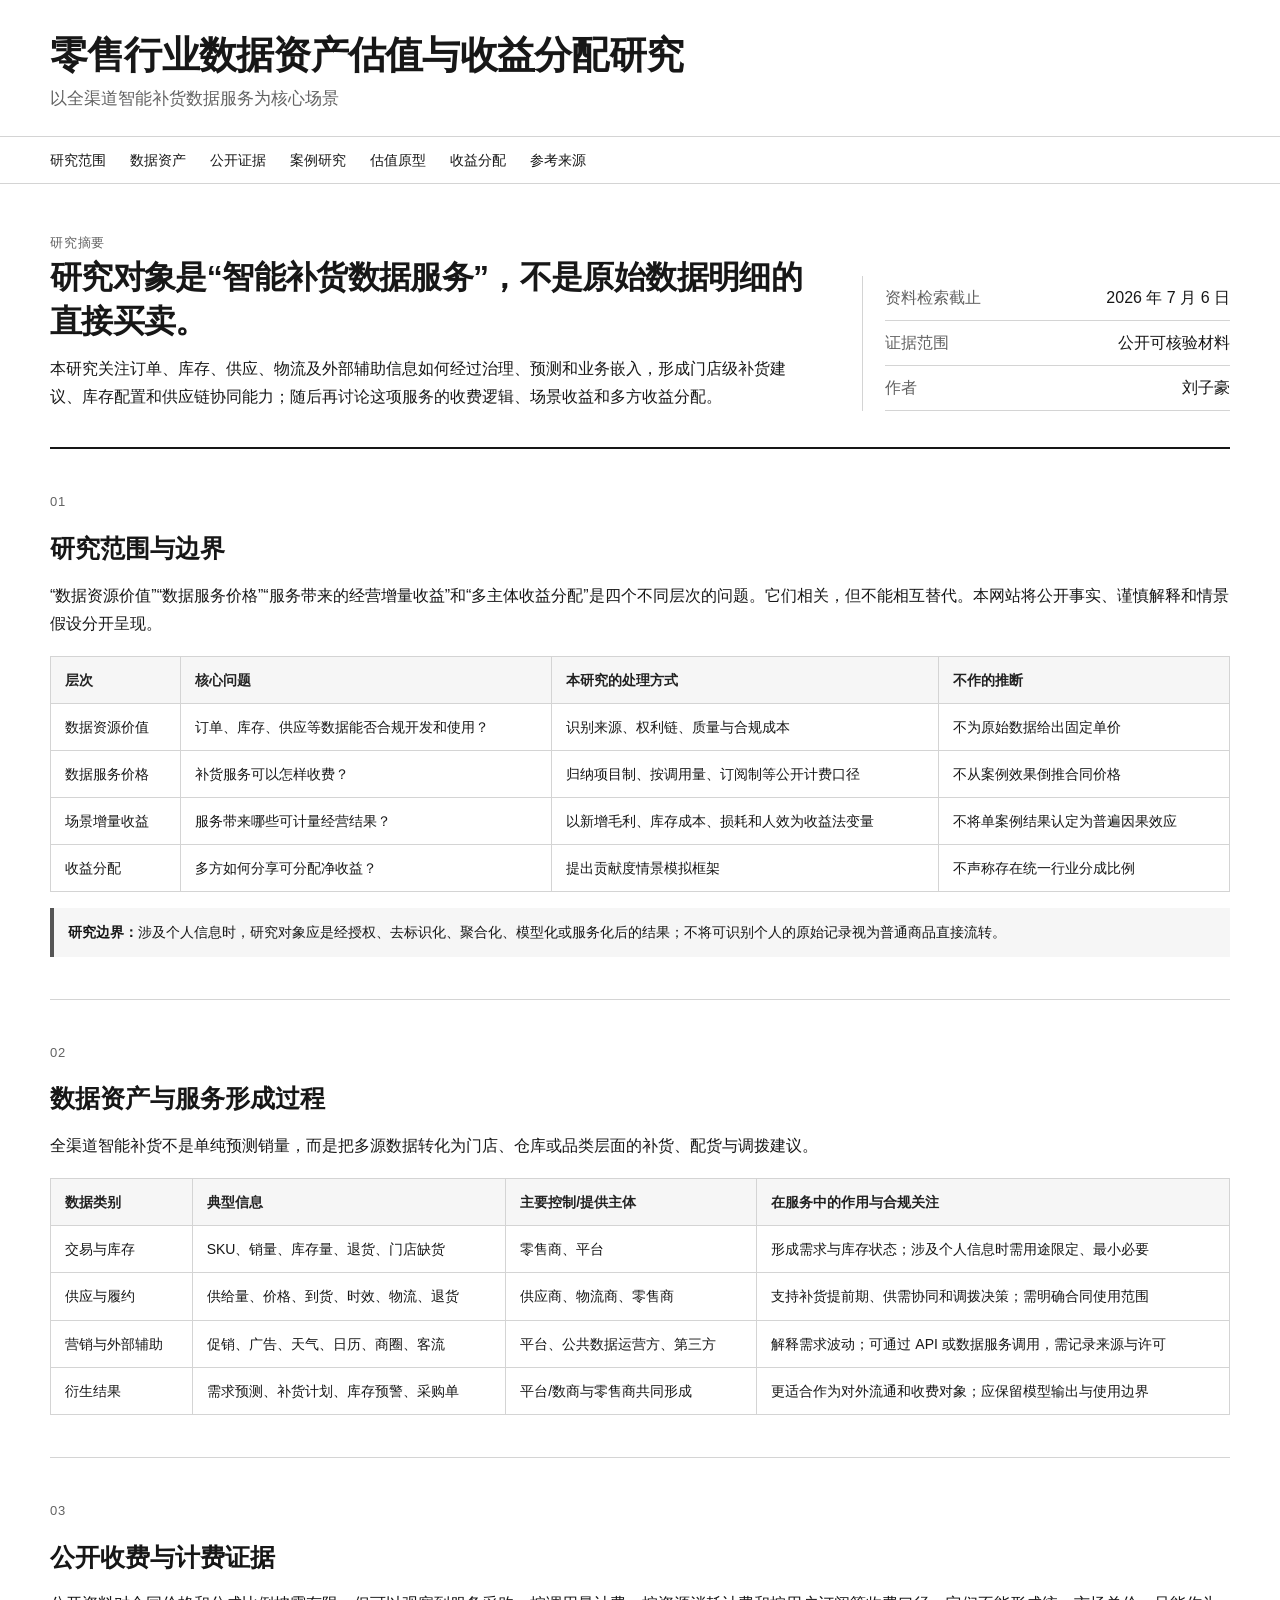
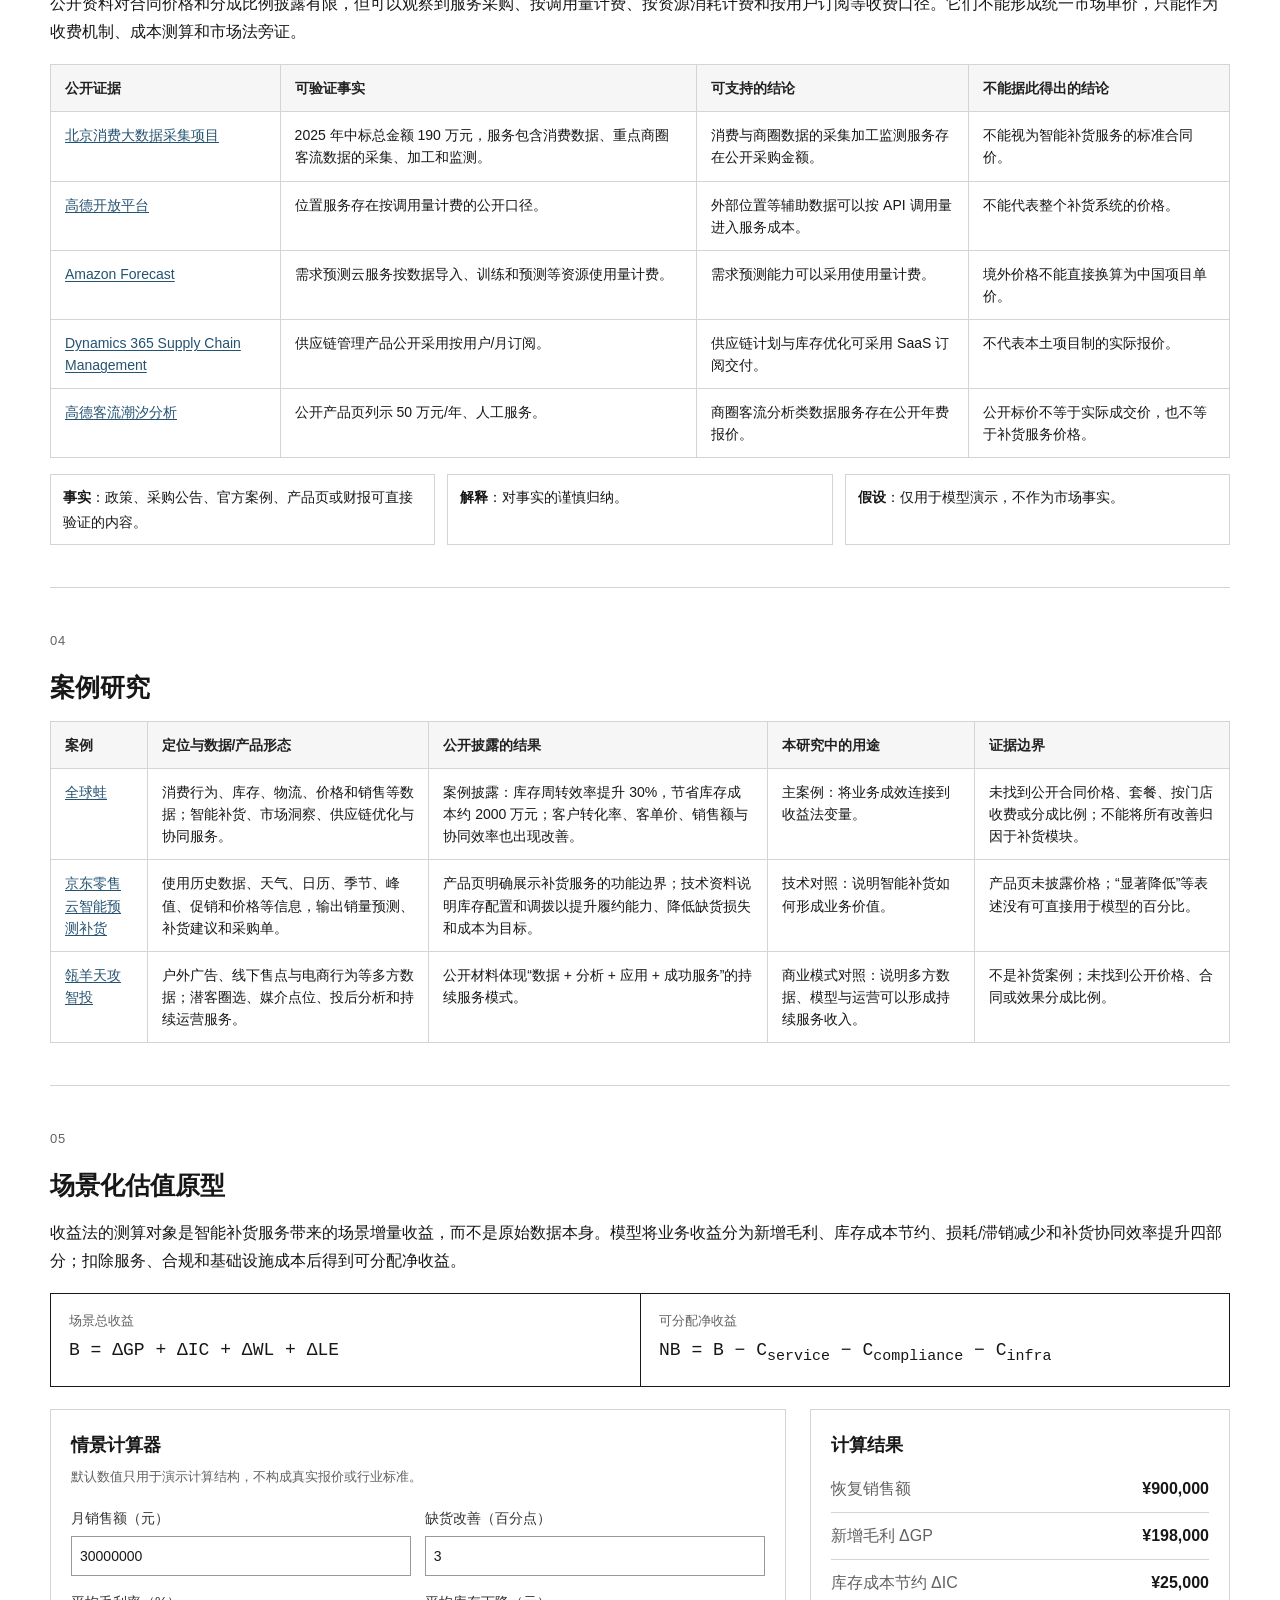
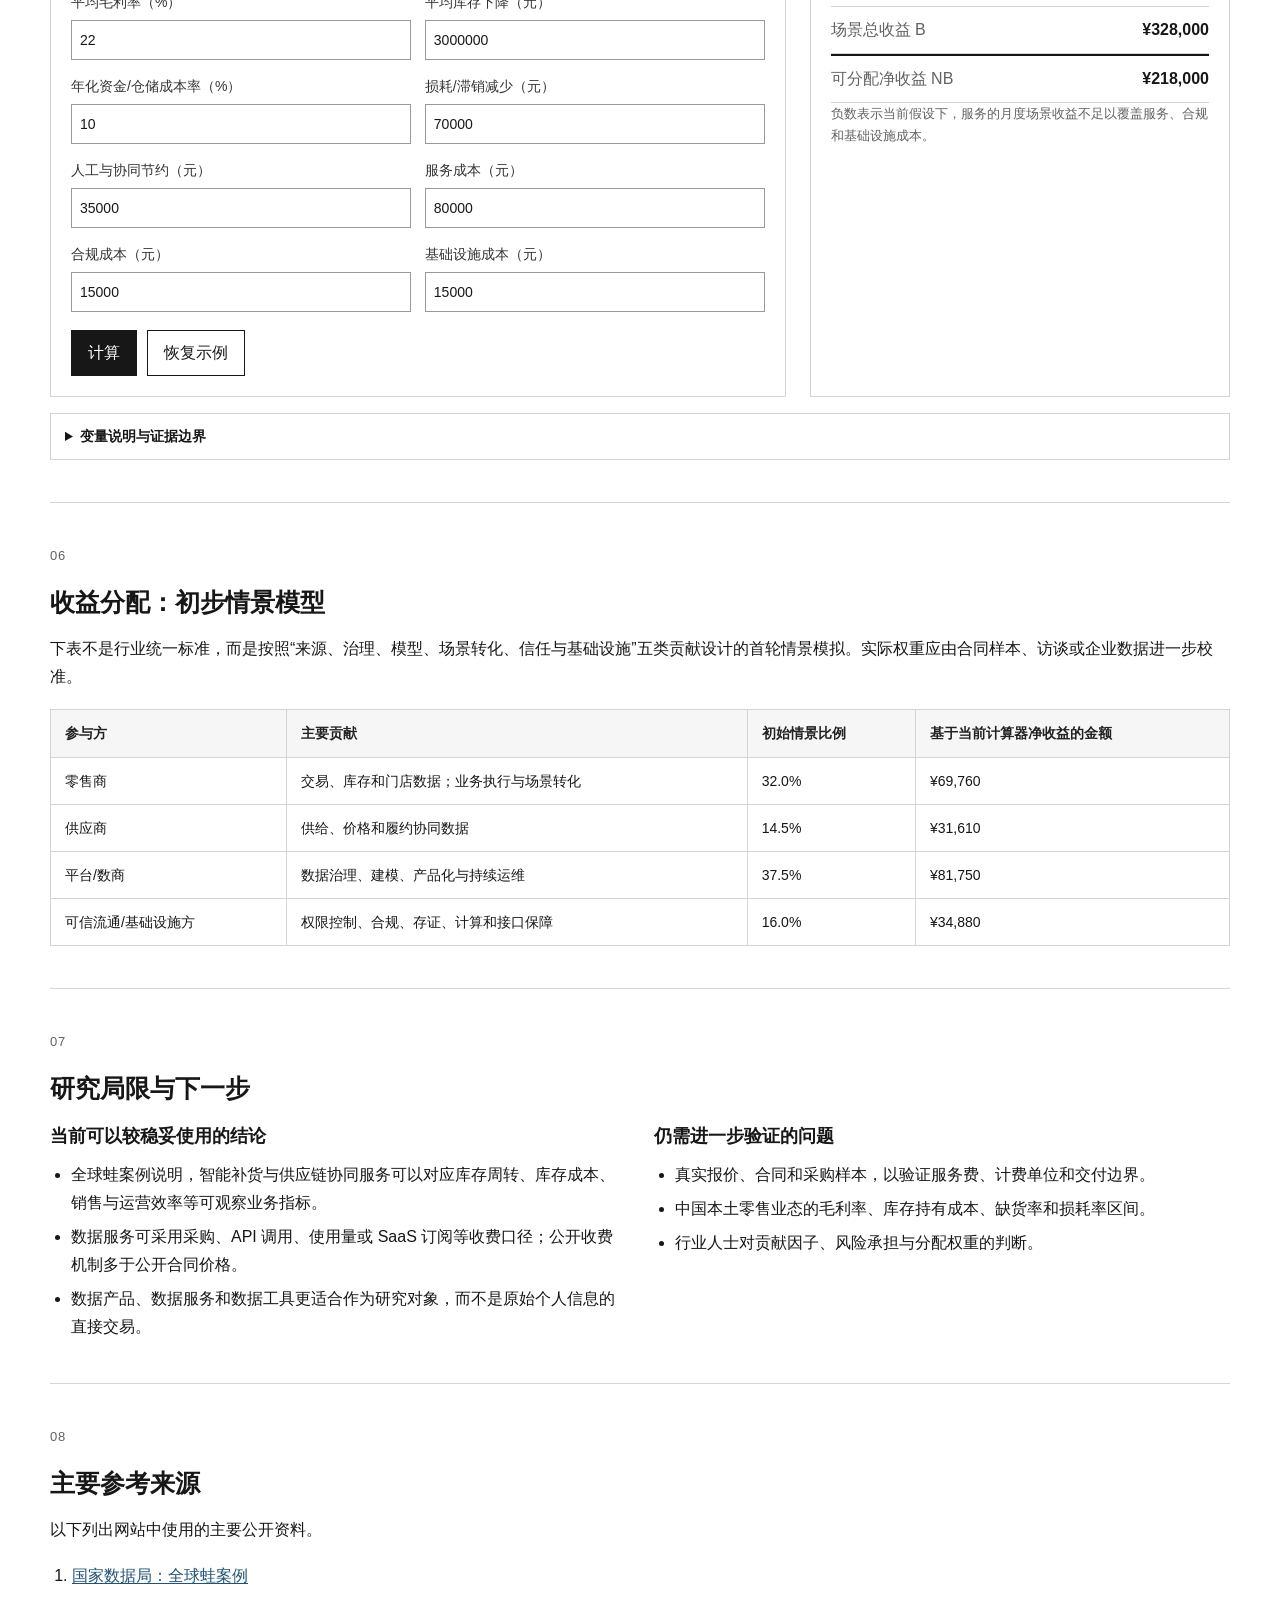
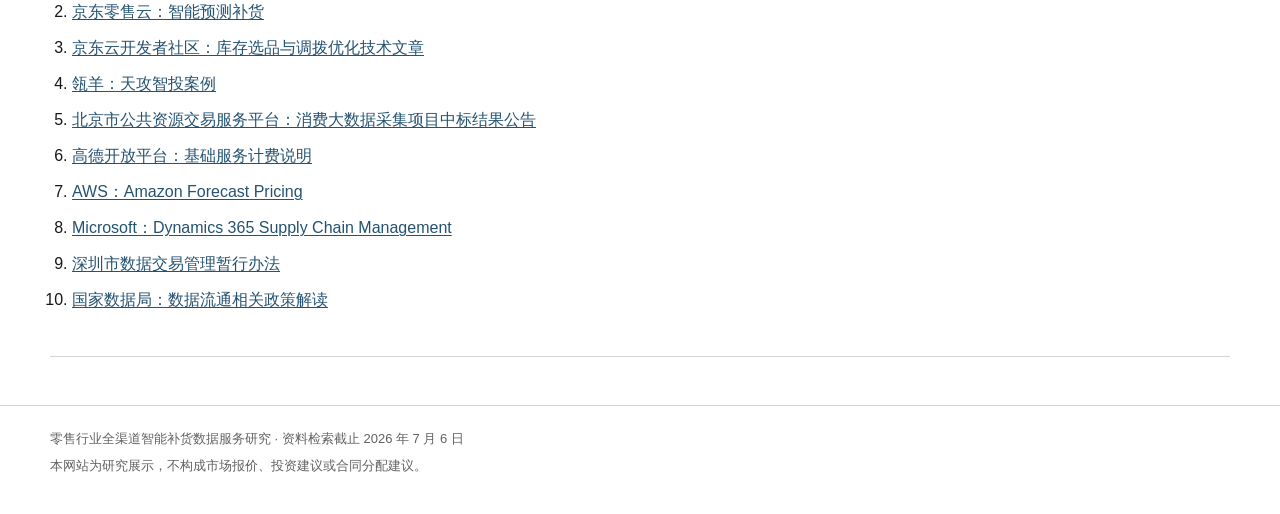
<file: index.html>
<!doctype html>
<html lang="zh-CN">
<head>
  <meta charset="utf-8" />
  <meta name="viewport" content="width=device-width, initial-scale=1" />
  <meta name="description" content="零售行业全渠道智能补货数据服务的场景化价值、收费逻辑与收益分配研究。" />
  <title>零售行业数据资产估值与收益分配研究</title>
  <link rel="stylesheet" href="styles.css" />
</head>
<body>
  <a class="skip-link" href="#main">跳到正文</a>

  <header class="site-header">
    <div class="wrap header-inner">
      <div>
        <h1>零售行业数据资产估值与收益分配研究</h1>
        <p class="subtitle">以全渠道智能补货数据服务为核心场景</p>
      </div>
      <button class="menu-button" id="menuButton" aria-expanded="false" aria-controls="siteNav">目录</button>
    </div>
    <nav class="site-nav" id="siteNav" aria-label="页面目录">
      <div class="wrap nav-inner">
        <a href="#scope">研究范围</a>
        <a href="#assets">数据资产</a>
        <a href="#evidence">公开证据</a>
        <a href="#cases">案例研究</a>
        <a href="#valuation">估值原型</a>
        <a href="#sharing">收益分配</a>
        <a href="#sources">参考来源</a>
      </div>
    </nav>
  </header>

  <main id="main" class="wrap">
    <section class="intro" aria-labelledby="intro-title">
      <div class="intro-main">
        <p class="section-kicker">研究摘要</p>
        <h2 id="intro-title">研究对象是“智能补货数据服务”，不是原始数据明细的直接买卖。</h2>
        <p>
          本研究关注订单、库存、供应、物流及外部辅助信息如何经过治理、预测和业务嵌入，形成门店级补货建议、库存配置和供应链协同能力；随后再讨论这项服务的收费逻辑、场景收益和多方收益分配。
        </p>
      </div>
      <aside class="facts" aria-label="研究信息">
        <dl>
          <div><dt>资料检索截止</dt><dd>2026 年 7 月 6 日</dd></div>
          <div><dt>证据范围</dt><dd>公开可核验材料</dd></div>
          <div><dt>作者</dt><dd>刘子豪</dd></div>
        </dl>
      </aside>
    </section>

    <section id="scope" class="section">
      <header class="section-header">
        <p class="section-kicker">01</p>
        <h2>研究范围与边界</h2>
      </header>
      <p>
        “数据资源价值”“数据服务价格”“服务带来的经营增量收益”和“多主体收益分配”是四个不同层次的问题。它们相关，但不能相互替代。本网站将公开事实、谨慎解释和情景假设分开呈现。
      </p>
      <div class="table-scroll">
        <table>
          <thead>
            <tr>
              <th>层次</th>
              <th>核心问题</th>
              <th>本研究的处理方式</th>
              <th>不作的推断</th>
            </tr>
          </thead>
          <tbody>
            <tr>
              <td>数据资源价值</td>
              <td>订单、库存、供应等数据能否合规开发和使用？</td>
              <td>识别来源、权利链、质量与合规成本</td>
              <td>不为原始数据给出固定单价</td>
            </tr>
            <tr>
              <td>数据服务价格</td>
              <td>补货服务可以怎样收费？</td>
              <td>归纳项目制、按调用量、订阅制等公开计费口径</td>
              <td>不从案例效果倒推合同价格</td>
            </tr>
            <tr>
              <td>场景增量收益</td>
              <td>服务带来哪些可计量经营结果？</td>
              <td>以新增毛利、库存成本、损耗和人效为收益法变量</td>
              <td>不将单案例结果认定为普遍因果效应</td>
            </tr>
            <tr>
              <td>收益分配</td>
              <td>多方如何分享可分配净收益？</td>
              <td>提出贡献度情景模拟框架</td>
              <td>不声称存在统一行业分成比例</td>
            </tr>
          </tbody>
        </table>
      </div>
      <div class="note">
        <strong>研究边界：</strong>涉及个人信息时，研究对象应是经授权、去标识化、聚合化、模型化或服务化后的结果；不将可识别个人的原始记录视为普通商品直接流转。
      </div>
    </section>

    <section id="assets" class="section">
      <header class="section-header">
        <p class="section-kicker">02</p>
        <h2>数据资产与服务形成过程</h2>
      </header>
      <p>
        全渠道智能补货不是单纯预测销量，而是把多源数据转化为门店、仓库或品类层面的补货、配货与调拨建议。
      </p>
      <div class="table-scroll">
        <table>
          <thead>
            <tr>
              <th>数据类别</th>
              <th>典型信息</th>
              <th>主要控制/提供主体</th>
              <th>在服务中的作用与合规关注</th>
            </tr>
          </thead>
          <tbody>
            <tr>
              <td>交易与库存</td>
              <td>SKU、销量、库存量、退货、门店缺货</td>
              <td>零售商、平台</td>
              <td>形成需求与库存状态；涉及个人信息时需用途限定、最小必要</td>
            </tr>
            <tr>
              <td>供应与履约</td>
              <td>供给量、价格、到货、时效、物流、退货</td>
              <td>供应商、物流商、零售商</td>
              <td>支持补货提前期、供需协同和调拨决策；需明确合同使用范围</td>
            </tr>
            <tr>
              <td>营销与外部辅助</td>
              <td>促销、广告、天气、日历、商圈、客流</td>
              <td>平台、公共数据运营方、第三方</td>
              <td>解释需求波动；可通过 API 或数据服务调用，需记录来源与许可</td>
            </tr>
            <tr>
              <td>衍生结果</td>
              <td>需求预测、补货计划、库存预警、采购单</td>
              <td>平台/数商与零售商共同形成</td>
              <td>更适合作为对外流通和收费对象；应保留模型输出与使用边界</td>
            </tr>
          </tbody>
        </table>
      </div>
    </section>

    <section id="evidence" class="section">
      <header class="section-header">
        <p class="section-kicker">03</p>
        <h2>公开收费与计费证据</h2>
      </header>
      <p>
        公开资料对合同价格和分成比例披露有限，但可以观察到服务采购、按调用量计费、按资源消耗计费和按用户订阅等收费口径。它们不能形成统一市场单价，只能作为收费机制、成本测算和市场法旁证。
      </p>
      <div class="table-scroll">
        <table>
          <thead>
            <tr>
              <th>公开证据</th>
              <th>可验证事实</th>
              <th>可支持的结论</th>
              <th>不能据此得出的结论</th>
            </tr>
          </thead>
          <tbody>
            <tr>
              <td><a href="https://ggzyfw.beijing.gov.cn/jyxxzbjggg/20250606/5137266.html" target="_blank" rel="noopener">北京消费大数据采集项目</a></td>
              <td>2025 年中标总金额 190 万元，服务包含消费数据、重点商圈客流数据的采集、加工和监测。</td>
              <td>消费与商圈数据的采集加工监测服务存在公开采购金额。</td>
              <td>不能视为智能补货服务的标准合同价。</td>
            </tr>
            <tr>
              <td><a href="https://lbs.amap.com/pages/base_service_price" target="_blank" rel="noopener">高德开放平台</a></td>
              <td>位置服务存在按调用量计费的公开口径。</td>
              <td>外部位置等辅助数据可以按 API 调用量进入服务成本。</td>
              <td>不能代表整个补货系统的价格。</td>
            </tr>
            <tr>
              <td><a href="https://aws.amazon.com/forecast/pricing/" target="_blank" rel="noopener">Amazon Forecast</a></td>
              <td>需求预测云服务按数据导入、训练和预测等资源使用量计费。</td>
              <td>需求预测能力可以采用使用量计费。</td>
              <td>境外价格不能直接换算为中国项目单价。</td>
            </tr>
            <tr>
              <td><a href="https://www.microsoft.com/en-us/dynamics-365/products/supply-chain-management" target="_blank" rel="noopener">Dynamics 365 Supply Chain Management</a></td>
              <td>供应链管理产品公开采用按用户/月订阅。</td>
              <td>供应链计划与库存优化可采用 SaaS 订阅交付。</td>
              <td>不代表本土项目制的实际报价。</td>
            </tr>
            <tr>
              <td><a href="https://market.aliyun.com/store/4925914/index.html" target="_blank" rel="noopener">高德客流潮汐分析</a></td>
              <td>公开产品页列示 50 万元/年、人工服务。</td>
              <td>商圈客流分析类数据服务存在公开年费报价。</td>
              <td>公开标价不等于实际成交价，也不等于补货服务价格。</td>
            </tr>
          </tbody>
        </table>
      </div>
      <div class="evidence-legend" aria-label="证据说明">
        <span><b>事实</b>：政策、采购公告、官方案例、产品页或财报可直接验证的内容。</span>
        <span><b>解释</b>：对事实的谨慎归纳。</span>
        <span><b>假设</b>：仅用于模型演示，不作为市场事实。</span>
      </div>
    </section>

    <section id="cases" class="section">
      <header class="section-header">
        <p class="section-kicker">04</p>
        <h2>案例研究</h2>
      </header>
      <div class="table-scroll">
        <table>
          <thead>
            <tr>
              <th>案例</th>
              <th>定位与数据/产品形态</th>
              <th>公开披露的结果</th>
              <th>本研究中的用途</th>
              <th>证据边界</th>
            </tr>
          </thead>
          <tbody>
            <tr>
              <td><a href="https://www.nda.gov.cn/sjj/ywpd/zcgh/0127/20250127125922927502062_pc.html" target="_blank" rel="noopener">全球蛙</a></td>
              <td>消费行为、库存、物流、价格和销售等数据；智能补货、市场洞察、供应链优化与协同服务。</td>
              <td>案例披露：库存周转效率提升 30%，节省库存成本约 2000 万元；客户转化率、客单价、销售额与协同效率也出现改善。</td>
              <td>主案例：将业务成效连接到收益法变量。</td>
              <td>未找到公开合同价格、套餐、按门店收费或分成比例；不能将所有改善归因于补货模块。</td>
            </tr>
            <tr>
              <td><a href="https://m.jdx.com/product/replenishment" target="_blank" rel="noopener">京东零售云智能预测补货</a></td>
              <td>使用历史数据、天气、日历、季节、峰值、促销和价格等信息，输出销量预测、补货建议和采购单。</td>
              <td>产品页明确展示补货服务的功能边界；技术资料说明库存配置和调拨以提升履约能力、降低缺货损失和成本为目标。</td>
              <td>技术对照：说明智能补货如何形成业务价值。</td>
              <td>产品页未披露价格；“显著降低”等表述没有可直接用于模型的百分比。</td>
            </tr>
            <tr>
              <td><a href="https://lydaas.com/case/xxy" target="_blank" rel="noopener">瓴羊天攻智投</a></td>
              <td>户外广告、线下售点与电商行为等多方数据；潜客圈选、媒介点位、投后分析和持续运营服务。</td>
              <td>公开材料体现“数据 + 分析 + 应用 + 成功服务”的持续服务模式。</td>
              <td>商业模式对照：说明多方数据、模型与运营可以形成持续服务收入。</td>
              <td>不是补货案例；未找到公开价格、合同或效果分成比例。</td>
            </tr>
          </tbody>
        </table>
      </div>
    </section>

    <section id="valuation" class="section">
      <header class="section-header">
        <p class="section-kicker">05</p>
        <h2>场景化估值原型</h2>
      </header>
      <p>
        收益法的测算对象是智能补货服务带来的场景增量收益，而不是原始数据本身。模型将业务收益分为新增毛利、库存成本节约、损耗/滞销减少和补货协同效率提升四部分；扣除服务、合规和基础设施成本后得到可分配净收益。
      </p>
      <div class="formula-block" aria-label="估值公式">
        <div><span>场景总收益</span><code>B = ΔGP + ΔIC + ΔWL + ΔLE</code></div>
        <div><span>可分配净收益</span><code>NB = B − C<sub>service</sub> − C<sub>compliance</sub> − C<sub>infra</sub></code></div>
      </div>
      <div class="model-grid">
        <form id="calcForm" class="calculator" novalidate>
          <h3>情景计算器</h3>
          <p class="small">默认数值只用于演示计算结构，不构成真实报价或行业标准。</p>
          <div class="form-grid">
            <label>月销售额（元）<input id="sales" type="number" min="0" step="10000" value="30000000" /></label>
            <label>缺货改善（百分点）<input id="stockout" type="number" min="0" max="100" step="0.1" value="3" /></label>
            <label>平均毛利率（%）<input id="margin" type="number" min="0" max="100" step="0.1" value="22" /></label>
            <label>平均库存下降（元）<input id="inventory" type="number" min="0" step="10000" value="3000000" /></label>
            <label>年化资金/仓储成本率（%）<input id="carry" type="number" min="0" max="100" step="0.1" value="10" /></label>
            <label>损耗/滞销减少（元）<input id="waste" type="number" min="0" step="1000" value="70000" /></label>
            <label>人工与协同节约（元）<input id="labor" type="number" min="0" step="1000" value="35000" /></label>
            <label>服务成本（元）<input id="service" type="number" min="0" step="1000" value="80000" /></label>
            <label>合规成本（元）<input id="compliance" type="number" min="0" step="1000" value="15000" /></label>
            <label>基础设施成本（元）<input id="infra" type="number" min="0" step="1000" value="15000" /></label>
          </div>
          <div class="button-row">
            <button type="submit">计算</button>
            <button type="button" id="resetButton" class="button-secondary">恢复示例</button>
          </div>
        </form>
        <aside class="calc-result" aria-live="polite">
          <h3>计算结果</h3>
          <dl>
            <div><dt>恢复销售额</dt><dd id="recoveredSales">—</dd></div>
            <div><dt>新增毛利 ΔGP</dt><dd id="grossProfit">—</dd></div>
            <div><dt>库存成本节约 ΔIC</dt><dd id="inventorySaving">—</dd></div>
            <div><dt>场景总收益 B</dt><dd id="benefit">—</dd></div>
            <div class="total"><dt>可分配净收益 NB</dt><dd id="netBenefit">—</dd></div>
          </dl>
          <p class="small result-note">负数表示当前假设下，服务的月度场景收益不足以覆盖服务、合规和基础设施成本。</p>
        </aside>
      </div>
      <details class="method-note">
        <summary>变量说明与证据边界</summary>
        <ul>
          <li><strong>ΔGP：</strong>缺货改善后恢复的销售额 × 平均毛利率。</li>
          <li><strong>ΔIC：</strong>平均库存下降 × 年化资金/仓储成本率 ÷ 12。</li>
          <li><strong>ΔWL、ΔLE：</strong>分别指损耗/滞销减少和人工/协同效率提升带来的节约。</li>
          <li>全球蛙的库存周转、库存成本、销售和协同效果可用于确定敏感性分析方向，但不能直接作为所有企业的因果系数。</li>
          <li>库存持有成本率没有获得可直接套用的高等级统一行业参数；默认值仅是示例假设。</li>
        </ul>
      </details>
    </section>

    <section id="sharing" class="section">
      <header class="section-header">
        <p class="section-kicker">06</p>
        <h2>收益分配：初步情景模型</h2>
      </header>
      <p>
        下表不是行业统一标准，而是按照“来源、治理、模型、场景转化、信任与基础设施”五类贡献设计的首轮情景模拟。实际权重应由合同样本、访谈或企业数据进一步校准。
      </p>
      <div class="table-scroll">
        <table>
          <thead>
            <tr>
              <th>参与方</th>
              <th>主要贡献</th>
              <th>初始情景比例</th>
              <th>基于当前计算器净收益的金额</th>
            </tr>
          </thead>
          <tbody>
            <tr><td>零售商</td><td>交易、库存和门店数据；业务执行与场景转化</td><td>32.0%</td><td id="retailerShare">—</td></tr>
            <tr><td>供应商</td><td>供给、价格和履约协同数据</td><td>14.5%</td><td id="supplierShare">—</td></tr>
            <tr><td>平台/数商</td><td>数据治理、建模、产品化与持续运维</td><td>37.5%</td><td id="platformShare">—</td></tr>
            <tr><td>可信流通/基础设施方</td><td>权限控制、合规、存证、计算和接口保障</td><td>16.0%</td><td id="infraShare">—</td></tr>
          </tbody>
        </table>
      </div>
    </section>

    <section class="section" id="limitations">
      <header class="section-header">
        <p class="section-kicker">07</p>
        <h2>研究局限与下一步</h2>
      </header>
      <div class="two-column">
        <div>
          <h3>当前可以较稳妥使用的结论</h3>
          <ul>
            <li>全球蛙案例说明，智能补货与供应链协同服务可以对应库存周转、库存成本、销售与运营效率等可观察业务指标。</li>
            <li>数据服务可采用采购、API 调用、使用量或 SaaS 订阅等收费口径；公开收费机制多于公开合同价格。</li>
            <li>数据产品、数据服务和数据工具更适合作为研究对象，而不是原始个人信息的直接交易。</li>
          </ul>
        </div>
        <div>
          <h3>仍需进一步验证的问题</h3>
          <ul>
            <li>真实报价、合同和采购样本，以验证服务费、计费单位和交付边界。</li>
            <li>中国本土零售业态的毛利率、库存持有成本、缺货率和损耗率区间。</li>
            <li>行业人士对贡献因子、风险承担与分配权重的判断。</li>
          </ul>
        </div>
      </div>
    </section>

    <section id="sources" class="section sources">
      <header class="section-header">
        <p class="section-kicker">08</p>
        <h2>主要参考来源</h2>
      </header>
      <p>以下列出网站中使用的主要公开资料。</p>
      <ol class="references">
        <li><a href="https://www.nda.gov.cn/sjj/ywpd/zcgh/0127/20250127125922927502062_pc.html" target="_blank" rel="noopener">国家数据局：全球蛙案例</a></li>
        <li><a href="https://m.jdx.com/product/replenishment" target="_blank" rel="noopener">京东零售云：智能预测补货</a></li>
        <li><a href="https://developer.jdcloud.com/article/4165" target="_blank" rel="noopener">京东云开发者社区：库存选品与调拨优化技术文章</a></li>
        <li><a href="https://lydaas.com/case/xxy" target="_blank" rel="noopener">瓴羊：天攻智投案例</a></li>
        <li><a href="https://ggzyfw.beijing.gov.cn/jyxxzbjggg/20250606/5137266.html" target="_blank" rel="noopener">北京市公共资源交易服务平台：消费大数据采集项目中标结果公告</a></li>
        <li><a href="https://lbs.amap.com/pages/base_service_price" target="_blank" rel="noopener">高德开放平台：基础服务计费说明</a></li>
        <li><a href="https://aws.amazon.com/forecast/pricing/" target="_blank" rel="noopener">AWS：Amazon Forecast Pricing</a></li>
        <li><a href="https://www.microsoft.com/en-us/dynamics-365/products/supply-chain-management" target="_blank" rel="noopener">Microsoft：Dynamics 365 Supply Chain Management</a></li>
        <li><a href="https://fgw.sz.gov.cn/gkmlpt/content/10/10454/post_10454243.html" target="_blank" rel="noopener">深圳市数据交易管理暂行办法</a></li>
        <li><a href="https://www.nda.gov.cn/sjj/zwgk/zjjd/0212/20260212132946250499791_pc.html" target="_blank" rel="noopener">国家数据局：数据流通相关政策解读</a></li>
      </ol>
    </section>
  </main>

  <footer class="site-footer">
    <div class="wrap">
      <p>零售行业全渠道智能补货数据服务研究 · 资料检索截止 2026 年 7 月 6 日</p>
      <p>本网站为研究展示，不构成市场报价、投资建议或合同分配建议。</p>
    </div>
  </footer>

  <script src="app.js"></script>
</body>
</html>
</file>
<file: styles.css>
:root {
  --ink: #171717;
  --muted: #626262;
  --line: #d4d4d4;
  --soft: #f6f6f6;
  --paper: #ffffff;
  --accent: #245271;
  --focus: #0e73a7;
  --wrap: 1180px;
}

* { box-sizing: border-box; }
html { scroll-behavior: smooth; }
body {
  margin: 0;
  background: var(--paper);
  color: var(--ink);
  font-family: -apple-system, BlinkMacSystemFont, "Segoe UI", "Microsoft YaHei", "PingFang SC", Arial, sans-serif;
  font-size: 16px;
  line-height: 1.75;
}

.wrap { width: min(calc(100% - 40px), var(--wrap)); margin: 0 auto; }
a { color: var(--accent); text-decoration: underline; text-underline-offset: 2px; }
a:hover { color: var(--ink); }
a:focus-visible, button:focus-visible, input:focus-visible, summary:focus-visible { outline: 3px solid var(--focus); outline-offset: 3px; }

.skip-link { position: absolute; left: -999px; top: 8px; background: #fff; color: #000; padding: 6px 10px; border: 1px solid #000; z-index: 30; }
.skip-link:focus { left: 8px; }

.site-header { border-bottom: 1px solid var(--line); background: #fff; }
.header-inner { padding: 32px 0 22px; display: flex; align-items: flex-start; justify-content: space-between; gap: 24px; }
.eyebrow, .section-kicker { margin: 0 0 4px; color: var(--muted); font-size: 13px; letter-spacing: .06em; }
h1 { margin: 0; font-size: clamp(26px, 4vw, 38px); line-height: 1.22; letter-spacing: -0.02em; font-weight: 700; }
.subtitle { margin: 6px 0 0; color: var(--muted); font-size: 17px; }
.menu-button { display: none; font: inherit; border: 1px solid var(--ink); background: #fff; padding: 5px 12px; cursor: pointer; }

.site-nav { border-top: 1px solid var(--line); background: #fff; }
.nav-inner { min-height: 46px; display: flex; align-items: center; gap: 24px; overflow-x: auto; white-space: nowrap; }
.site-nav a { color: var(--ink); text-decoration: none; font-size: 14px; }
.site-nav a:hover { text-decoration: underline; }

main { padding-bottom: 48px; }
.intro { padding: 48px 0 36px; display: grid; grid-template-columns: minmax(0, 1.65fr) minmax(260px, .8fr); gap: 52px; border-bottom: 2px solid var(--ink); }
.intro h2 { margin: 0 0 12px; line-height: 1.38; font-size: clamp(24px, 3vw, 32px); letter-spacing: -.02em; }
.intro p { margin: 0; }
.facts { align-self: end; border-left: 1px solid var(--line); padding-left: 22px; }
dl { margin: 0; }
.facts dl > div { display: flex; justify-content: space-between; gap: 18px; padding: 8px 0; border-bottom: 1px solid var(--line); }
dt { color: var(--muted); }
dd { margin: 0; text-align: right; }

.section { padding: 42px 0; border-bottom: 1px solid var(--line); }
.section-header { margin-bottom: 16px; }
.section-header h2 { margin: 0; font-size: 25px; line-height: 1.35; }
.section p { margin: 0 0 18px; }
.section h3 { margin: 0 0 8px; font-size: 18px; }

.table-scroll { overflow-x: auto; border: 1px solid var(--line); background: #fff; }
table { width: 100%; min-width: 760px; border-collapse: collapse; font-size: 14px; line-height: 1.58; }
th, td { padding: 12px 14px; vertical-align: top; text-align: left; border-right: 1px solid var(--line); border-bottom: 1px solid var(--line); }
th:last-child, td:last-child { border-right: 0; }
thead th { background: var(--soft); color: #222; font-weight: 650; }
tbody tr:last-child td { border-bottom: 0; }

.note { margin-top: 16px; padding: 12px 14px; border-left: 4px solid #555; background: var(--soft); font-size: 14px; }
.evidence-legend { margin-top: 16px; display: grid; grid-template-columns: repeat(3, minmax(0, 1fr)); gap: 12px; font-size: 14px; }
.evidence-legend span { border: 1px solid var(--line); padding: 10px 12px; }

.formula-block { margin: 18px 0 22px; border: 1px solid var(--ink); display: grid; grid-template-columns: 1fr 1fr; }
.formula-block div { padding: 16px 18px; }
.formula-block div + div { border-left: 1px solid var(--ink); }
.formula-block span { display: block; color: var(--muted); font-size: 13px; margin-bottom: 3px; }
.formula-block code { font-family: ui-monospace, SFMono-Regular, Menlo, Consolas, monospace; color: var(--ink); font-size: 18px; }
.model-grid { display: grid; grid-template-columns: minmax(0, 1.4fr) minmax(290px, .8fr); gap: 24px; align-items: stretch; }
.calculator, .calc-result { border: 1px solid var(--line); padding: 20px; background: #fff; }
.calculator h3, .calc-result h3 { margin-bottom: 4px; }
.small { color: var(--muted); font-size: 13px; }
.form-grid { display: grid; grid-template-columns: repeat(2, minmax(0, 1fr)); gap: 14px; margin-top: 16px; }
label { display: grid; gap: 5px; color: #333; font-size: 14px; }
input { width: 100%; font: inherit; color: var(--ink); background: #fff; border: 1px solid #999; border-radius: 0; padding: 7px 8px; }
.button-row { display: flex; gap: 10px; margin-top: 18px; }
button { font: inherit; border: 1px solid var(--ink); background: var(--ink); color: #fff; padding: 8px 16px; cursor: pointer; }
button:hover { background: #3c3c3c; }
.button-secondary { background: #fff; color: var(--ink); }
.button-secondary:hover { background: var(--soft); }
.calc-result dl > div { display: flex; justify-content: space-between; gap: 14px; padding: 9px 0; border-bottom: 1px solid var(--line); }
.calc-result dd { font-variant-numeric: tabular-nums; font-weight: 650; }
.calc-result .total { border-top: 2px solid var(--ink); }
.result-note { margin: 12px 0 0; }
.method-note { margin-top: 16px; border: 1px solid var(--line); padding: 10px 14px; font-size: 14px; }
.method-note summary { cursor: pointer; font-weight: 600; }
.method-note ul { margin: 10px 0 0; padding-left: 20px; }

.two-column { display: grid; grid-template-columns: 1fr 1fr; gap: 28px; }
ul { margin: 8px 0 0; padding-left: 21px; }
li + li { margin-top: 6px; }
.references { margin: 0; padding-left: 22px; }
.references li + li { margin-top: 8px; }

.site-footer { border-top: 1px solid var(--line); padding: 22px 0 36px; color: var(--muted); font-size: 13px; }
.site-footer p { margin: 0; }
.site-footer p + p { margin-top: 4px; }

@media (max-width: 760px) {
  .wrap { width: min(calc(100% - 28px), var(--wrap)); }
  .header-inner { padding: 22px 0 16px; }
  .menu-button { display: inline-block; }
  .site-nav { display: none; }
  .site-nav.is-open { display: block; }
  .nav-inner { display: grid; gap: 0; padding: 8px 0; }
  .site-nav a { padding: 8px 0; }
  .intro { grid-template-columns: 1fr; gap: 24px; padding: 32px 0 28px; }
  .facts { padding-left: 0; border-left: 0; border-top: 1px solid var(--line); padding-top: 8px; }
  .evidence-legend, .two-column, .model-grid { grid-template-columns: 1fr; }
  .formula-block { grid-template-columns: 1fr; }
  .formula-block div + div { border-left: 0; border-top: 1px solid var(--ink); }
  .form-grid { grid-template-columns: 1fr; }
}
</file>
